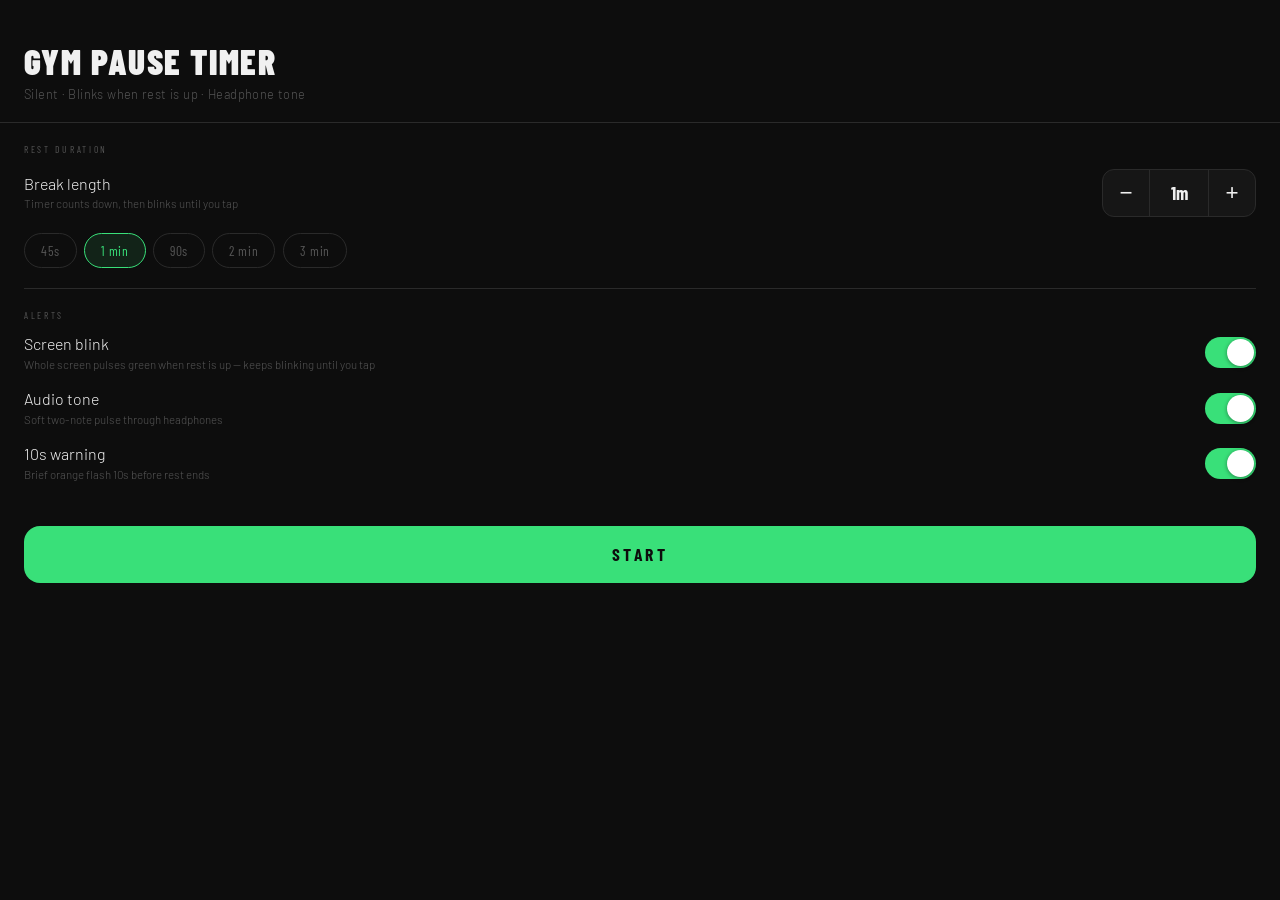
<file: index.html>
<!DOCTYPE html>
<html lang="en">
<head>
  <meta charset="UTF-8">
  <meta name="viewport" content="width=device-width, initial-scale=1.0, user-scalable=no">
  <meta name="apple-mobile-web-app-capable" content="yes">
  <meta name="apple-mobile-web-app-status-bar-style" content="black">
  <meta name="theme-color" content="#0d0d0d">
  <title>Gym Pause Timer</title>
  <link href="https://fonts.googleapis.com/css2?family=Barlow+Condensed:wght@300;400;700;900&family=Barlow:wght@300;400&display=swap" rel="stylesheet">
  <link rel="stylesheet" href="style.css">
</head>
<body>

<!-- BLINK OVERLAY — pulses green when rest is done -->
<div id="blink-overlay"></div>

<!-- ── SETTINGS ── -->
<div class="screen" id="settings-screen">

  <div class="settings-header">
    <div class="settings-title">Gym Pause Timer</div>
    <div class="settings-sub">Silent · Blinks when rest is up · Headphone tone</div>
  </div>

  <div class="settings-body">

    <!-- REST DURATION -->
    <div class="setting-group">
      <div class="setting-label">Rest Duration</div>
      <div class="setting-row">
        <div>
          <div class="setting-name">Break length</div>
          <div class="setting-hint">Timer counts down, then blinks until you tap</div>
        </div>
        <div class="stepper">
          <button class="stepper-btn" onclick="adjustRest(-15)">−</button>
          <div class="stepper-val" id="rest-display">60s</div>
          <button class="stepper-btn" onclick="adjustRest(+15)">+</button>
        </div>
      </div>
      <div class="presets-row" id="rest-presets">
        <button class="preset-pill" onclick="setRest(45)">45s</button>
        <button class="preset-pill active" onclick="setRest(60)">1 min</button>
        <button class="preset-pill" onclick="setRest(90)">90s</button>
        <button class="preset-pill" onclick="setRest(120)">2 min</button>
        <button class="preset-pill" onclick="setRest(180)">3 min</button>
      </div>
    </div>

    <!-- ALERTS -->
    <div class="setting-group">
      <div class="setting-label">Alerts</div>

      <div class="setting-row setting-row-spaced">
        <div>
          <div class="setting-name">Screen blink</div>
          <div class="setting-hint">Whole screen pulses green when rest is up — keeps blinking until you tap</div>
        </div>
        <div class="toggle-wrap">
          <input type="checkbox" id="toggle-blink" class="toggle-input" checked onchange="saveSettings()">
          <div class="toggle-track" onclick="document.getElementById('toggle-blink').click()"></div>
          <div class="toggle-thumb"></div>
        </div>
      </div>

      <div class="setting-row setting-row-spaced">
        <div>
          <div class="setting-name">Audio tone</div>
          <div class="setting-hint">Soft two-note pulse through headphones</div>
        </div>
        <div class="toggle-wrap">
          <input type="checkbox" id="toggle-audio" class="toggle-input" checked onchange="saveSettings()">
          <div class="toggle-track" onclick="document.getElementById('toggle-audio').click()"></div>
          <div class="toggle-thumb"></div>
        </div>
      </div>

      <div class="setting-row">
        <div>
          <div class="setting-name">10s warning</div>
          <div class="setting-hint">Brief orange flash 10s before rest ends</div>
        </div>
        <div class="toggle-wrap">
          <input type="checkbox" id="toggle-warning" class="toggle-input" checked onchange="saveSettings()">
          <div class="toggle-track" onclick="document.getElementById('toggle-warning').click()"></div>
          <div class="toggle-thumb"></div>
        </div>
      </div>
    </div>

  </div>

  <div class="start-btn-wrap">
    <button class="start-btn" onclick="startSession()">START</button>
  </div>

</div>

<!-- ── TIMER ── -->
<div class="screen hidden" id="timer-screen">

  <!-- Set dots -->
  <div class="set-counter">
    <div class="sets-display" id="sets-dots"></div>
  </div>

  <!-- Tap area: ring + digits -->
  <div class="tap-zone" id="tap-zone" onclick="handleTap()">
    <div class="ring-wrap">
      <svg class="ring-svg" viewBox="0 0 200 200">
        <circle class="ring-bg"   cx="100" cy="100" r="90"/>
        <circle class="ring-fill" cx="100" cy="100" r="90"
          id="ring-fill"
          stroke-dasharray="565.5"
          stroke-dashoffset="565.5"/>
      </svg>
    </div>
    <div class="timer-content">
      <div class="timer-phase" id="timer-phase">START</div>
      <div class="timer-digits" id="timer-digits">&#9654;</div>
      <div class="timer-sub" id="timer-sub"></div>
    </div>
  </div>

  <!-- Controls (outside tap zone) -->
  <div class="timer-bottom">
    <div class="timer-hint" id="timer-hint">Tap to start resting</div>
    <div class="bottom-controls">
      <button class="ctrl-btn" onclick="goSettings()">⚙ Settings</button>
      <button class="ctrl-btn danger" onclick="resetAll()">↺ Reset</button>
    </div>
  </div>

</div>

<script src="js/state.js"></script>
<script src="js/audio.js"></script>
<script src="js/ui.js"></script>
<script src="js/timer.js"></script>
<script src="js/main.js"></script>
</body>
</html>
</file>
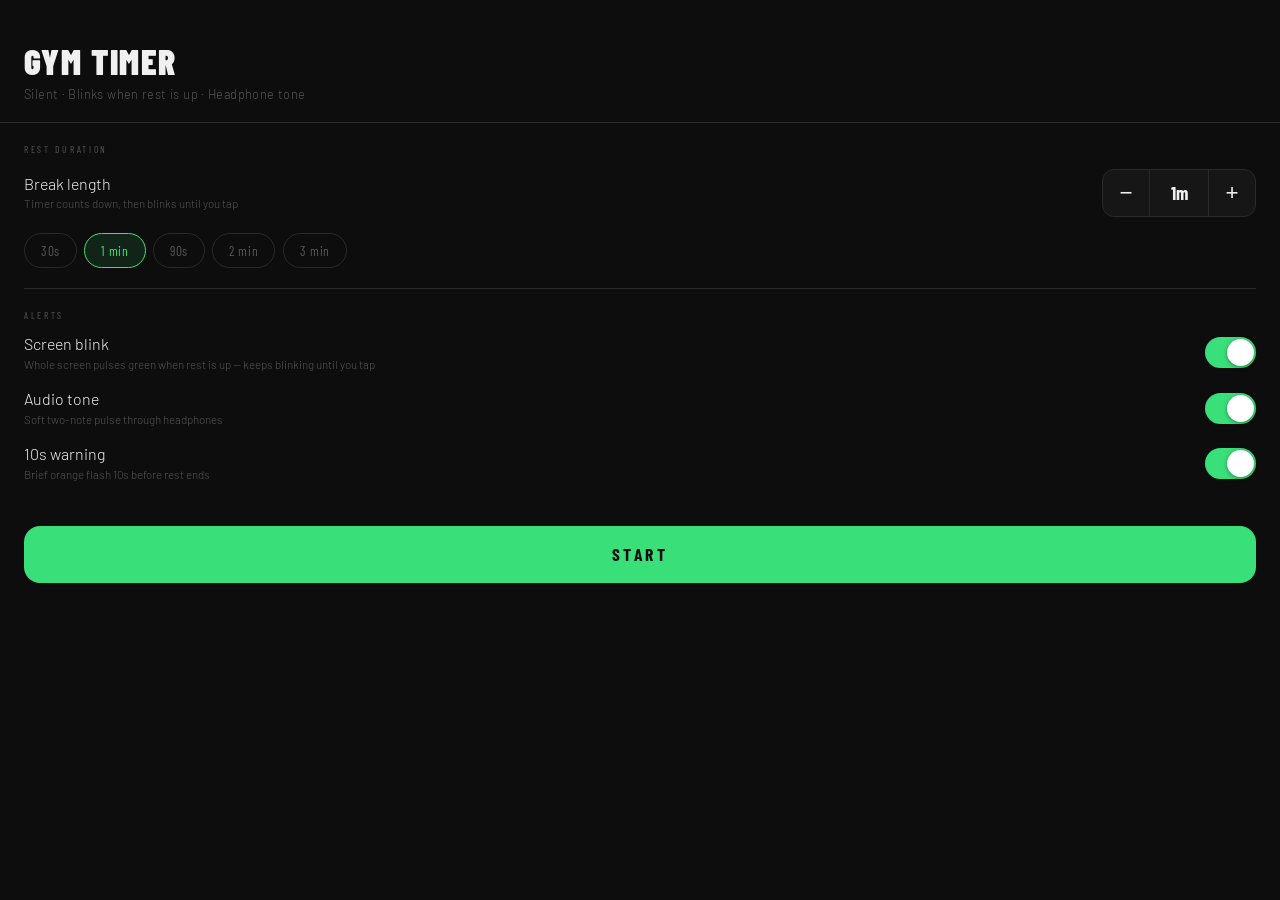
<file: gym-timer.html>
<!DOCTYPE html>
<html lang="en">
<head>
<meta charset="UTF-8">
<meta name="viewport" content="width=device-width, initial-scale=1.0, user-scalable=no">
<meta name="apple-mobile-web-app-capable" content="yes">
<meta name="apple-mobile-web-app-status-bar-style" content="black">
<meta name="theme-color" content="#0d0d0d">
<title>Gym Timer</title>
<link href="https://fonts.googleapis.com/css2?family=Barlow+Condensed:wght@300;400;700;900&family=Barlow:wght@300;400&display=swap" rel="stylesheet">
<style>
*, *::before, *::after {
  box-sizing: border-box; margin: 0; padding: 0;
  -webkit-tap-highlight-color: transparent;
}

:root {
  --bg: #0d0d0d;
  --surface: #161616;
  --border: #2a2a2a;
  --text: #f0f0f0;
  --muted: #555;
  --dim: #2a2a2a;
  --green: #39e079;
  --green-dim: rgba(57,224,121,0.1);
  --orange: #ff9500;
  --red: #ff3b30;
}

html, body {
  height: 100%; width: 100%;
  overflow: hidden;
  background: var(--bg);
  color: var(--text);
  font-family: 'Barlow', sans-serif;
  font-weight: 300;
  touch-action: manipulation;
}

/* ── SCREENS ── */
.screen {
  position: fixed;
  inset: 0;
  display: flex;
  flex-direction: column;
  overflow: hidden;
  transition: opacity 0.25s, transform 0.25s;
}

.screen.hidden {
  opacity: 0;
  pointer-events: none;
  transform: translateY(16px);
}

/* ── BLINK OVERLAY ──
   This is the main alert: the whole screen pulses green
   when rest time is up, until user taps.
*/
#blink-overlay {
  position: fixed;
  inset: 0;
  background: var(--green);
  opacity: 0;
  pointer-events: none;
  z-index: 500;
  display: none;
}

#blink-overlay.active {
  display: block;
  animation: screenBlink 1s ease-in-out infinite;
}

@keyframes screenBlink {
  0%, 100% { opacity: 0;    }
  50%       { opacity: 0.35; }
}

/* ── SETTINGS SCREEN ── */
#settings-screen {
  background: var(--bg);
  overflow-y: auto;
  -webkit-overflow-scrolling: touch;
}

.settings-header {
  padding: max(env(safe-area-inset-top,0px), 2.5rem) 1.5rem 1.25rem;
  border-bottom: 1px solid var(--border);
}

.settings-title {
  font-family: 'Barlow Condensed', sans-serif;
  font-size: 2.2rem;
  font-weight: 900;
  letter-spacing: 0.04em;
  text-transform: uppercase;
  color: var(--text);
}

.settings-sub {
  font-size: 0.8rem;
  color: var(--muted);
  margin-top: 0.25rem;
  letter-spacing: 0.03em;
}

.settings-body {
  padding: 0 1.5rem;
  display: flex;
  flex-direction: column;
}

.setting-group {
  border-bottom: 1px solid var(--border);
  padding: 1.25rem 0;
}

.setting-group:last-of-type { border-bottom: none; }

.setting-label {
  font-family: 'Barlow Condensed', sans-serif;
  font-size: 0.6rem;
  font-weight: 400;
  letter-spacing: 0.28em;
  text-transform: uppercase;
  color: var(--muted);
  margin-bottom: 0.85rem;
}

.setting-row {
  display: flex;
  align-items: center;
  justify-content: space-between;
  gap: 1rem;
}

.setting-name {
  font-size: 1rem;
  font-weight: 300;
  color: var(--text);
}

.setting-hint {
  font-size: 0.72rem;
  color: var(--muted);
  margin-top: 0.15rem;
  line-height: 1.4;
}

/* Presets row */
.presets-row {
  display: flex;
  gap: 0.45rem;
  flex-wrap: wrap;
  margin-top: 1rem;
}

.preset-pill {
  padding: 0.5rem 1rem;
  border: 1px solid var(--border);
  border-radius: 99px;
  font-family: 'Barlow Condensed', sans-serif;
  font-size: 0.85rem;
  font-weight: 400;
  letter-spacing: 0.05em;
  color: var(--muted);
  cursor: pointer;
  background: none;
  transition: all 0.15s;
}

.preset-pill.active,
.preset-pill:active {
  background: var(--green-dim);
  border-color: var(--green);
  color: var(--green);
}

/* Stepper */
.stepper {
  display: flex;
  align-items: center;
  background: var(--surface);
  border: 1px solid var(--border);
  border-radius: 12px;
  overflow: hidden;
  flex-shrink: 0;
}

.stepper-btn {
  width: 46px; height: 46px;
  background: none;
  border: none;
  color: var(--text);
  font-size: 1.4rem;
  cursor: pointer;
  display: flex; align-items: center; justify-content: center;
  transition: background 0.12s;
}
.stepper-btn:active { background: var(--border); }

.stepper-val {
  min-width: 60px;
  text-align: center;
  font-family: 'Barlow Condensed', sans-serif;
  font-size: 1.15rem;
  font-weight: 700;
  color: var(--text);
  border-left: 1px solid var(--border);
  border-right: 1px solid var(--border);
  height: 46px;
  display: flex; align-items: center; justify-content: center;
}

/* Toggle */
.toggle-wrap { position: relative; width: 51px; height: 31px; flex-shrink: 0; }
.toggle-input { display: none; }
.toggle-track {
  position: absolute; inset: 0;
  border-radius: 31px;
  background: var(--border);
  cursor: pointer;
  transition: background 0.2s;
}
.toggle-input:checked + .toggle-track { background: var(--green); }
.toggle-thumb {
  position: absolute;
  top: 2px; left: 2px;
  width: 27px; height: 27px;
  border-radius: 50%;
  background: white;
  box-shadow: 0 1px 4px rgba(0,0,0,0.4);
  transition: transform 0.2s;
  pointer-events: none;
}
.toggle-input:checked ~ .toggle-thumb { transform: translateX(20px); }

/* Start button */
.start-btn {
  margin: 1.5rem 0 max(env(safe-area-inset-bottom,0px), 2rem);
  width: 100%;
  padding: 1.1rem;
  background: var(--green);
  border: none;
  border-radius: 16px;
  font-family: 'Barlow Condensed', sans-serif;
  font-size: 1.1rem;
  font-weight: 700;
  letter-spacing: 0.2em;
  text-transform: uppercase;
  color: #0d0d0d;
  cursor: pointer;
  transition: all 0.15s;
}
.start-btn:active { transform: scale(0.98); }

/* ── TIMER SCREEN ── */
#timer-screen {
  background: var(--bg);
}

/* Three rows: dots / tap-area / controls */
.set-counter {
  flex-shrink: 0;
  padding: max(env(safe-area-inset-top,0px), 0.85rem) 1rem 0.6rem;
  text-align: center;
}

.sets-display {
  display: inline-flex;
  gap: 7px;
  align-items: center;
  min-height: 18px;
}

.set-dot {
  width: 8px; height: 8px;
  border-radius: 50%;
  border: 1.5px solid var(--muted);
  transition: all 0.3s;
}
.set-dot.done   { background: var(--green); border-color: var(--green); }
.set-dot.current { border-color: var(--text); }

/* Tap zone — fills remaining space */
.tap-zone {
  flex: 1;
  display: flex;
  flex-direction: column;
  align-items: center;
  justify-content: center;
  cursor: pointer;
  position: relative;
  min-height: 0;
  -webkit-tap-highlight-color: transparent;
  user-select: none;
}

/* Ring */
.ring-wrap {
  position: absolute;
  inset: 12px;
  display: flex;
  align-items: center;
  justify-content: center;
  pointer-events: none;
}

.ring-svg {
  width: min(62vw, 48vh);
  height: min(62vw, 48vh);
  transform: rotate(-90deg);
}

.ring-bg   { fill: none; stroke: var(--dim); stroke-width: 4; }
.ring-fill {
  fill: none;
  stroke: var(--green);
  stroke-width: 4;
  stroke-linecap: round;
  transition: stroke-dashoffset 0.9s linear, stroke 0.4s;
}

/* Digits sit on top */
.timer-content {
  position: relative;
  z-index: 1;
  display: flex;
  flex-direction: column;
  align-items: center;
  gap: 0.3rem;
  pointer-events: none;
}

.timer-phase {
  font-family: 'Barlow Condensed', sans-serif;
  font-size: 0.72rem;
  font-weight: 400;
  letter-spacing: 0.32em;
  text-transform: uppercase;
  color: var(--muted);
  transition: color 0.3s;
}

.timer-digits {
  font-family: 'Barlow Condensed', sans-serif;
  font-size: clamp(4rem, 22vw, 7rem);
  font-weight: 900;
  line-height: 1;
  letter-spacing: -0.02em;
  color: var(--text);
  transition: color 0.3s;
  font-variant-numeric: tabular-nums;
}

/* Play icon state */
#timer-screen.phase-idle .timer-digits {
  font-size: clamp(2.5rem, 14vw, 5rem);
  color: var(--green);
  opacity: 0.85;
}

.timer-sub {
  font-family: 'Barlow Condensed', sans-serif;
  font-size: 0.72rem;
  letter-spacing: 0.18em;
  color: var(--muted);
  text-transform: uppercase;
  min-height: 1rem;
}

/* Bottom controls */
.timer-bottom {
  flex-shrink: 0;
  padding: 0.6rem 1rem max(env(safe-area-inset-bottom,0px), 1rem);
  display: flex;
  flex-direction: column;
  gap: 0.4rem;
  border-top: 1px solid var(--border);
  background: var(--bg);
}

.timer-hint {
  text-align: center;
  font-size: 0.68rem;
  color: var(--muted);
  letter-spacing: 0.08em;
}

.bottom-controls {
  display: flex;
  gap: 0.6rem;
}

.ctrl-btn {
  flex: 1;
  padding: 0.7rem;
  background: var(--surface);
  border: 1px solid var(--border);
  border-radius: 12px;
  font-family: 'Barlow Condensed', sans-serif;
  font-size: 0.72rem;
  font-weight: 400;
  letter-spacing: 0.12em;
  text-transform: uppercase;
  cursor: pointer;
  color: var(--muted);
  transition: all 0.15s;
}
.ctrl-btn:active { background: #222; }
.ctrl-btn.danger { color: var(--red); border-color: rgba(255,59,48,0.2); }

/* Color states */
.phase-rest   .timer-digits { color: var(--orange); }
.phase-rest   .ring-fill    { stroke: var(--orange); }
.phase-rest   .timer-phase  { color: var(--orange); }

.phase-alert  .timer-digits { color: var(--green); }
.phase-alert  .ring-fill    { stroke: var(--green); }
.phase-alert  .timer-phase  { color: var(--green); }

/* Urgent pulse on last 5s */
@keyframes urgentPulse {
  0%,100% { opacity: 1; }
  50%      { opacity: 0.3; }
}
.urgent { animation: urgentPulse 0.75s ease-in-out infinite; }
</style>
</head>
<body>

<!-- BLINK OVERLAY — pulses green when rest done -->
<div id="blink-overlay"></div>

<!-- ── SETTINGS ── -->
<div class="screen" id="settings-screen">

  <div class="settings-header">
    <div class="settings-title">Gym Timer</div>
    <div class="settings-sub">Silent · Blinks when rest is up · Headphone tone</div>
  </div>

  <div class="settings-body">

    <!-- REST -->
    <div class="setting-group">
      <div class="setting-label">Rest Duration</div>
      <div class="setting-row">
        <div>
          <div class="setting-name">Break length</div>
          <div class="setting-hint">Timer counts down, then blinks until you tap</div>
        </div>
        <div class="stepper">
          <button class="stepper-btn" onclick="adjustRest(-15)">−</button>
          <div class="stepper-val" id="rest-display">60s</div>
          <button class="stepper-btn" onclick="adjustRest(+15)">+</button>
        </div>
      </div>
      <div class="presets-row" id="rest-presets">
        <button class="preset-pill" onclick="setRest(30)">30s</button>
        <button class="preset-pill active" onclick="setRest(60)">1 min</button>
        <button class="preset-pill" onclick="setRest(90)">90s</button>
        <button class="preset-pill" onclick="setRest(120)">2 min</button>
        <button class="preset-pill" onclick="setRest(180)">3 min</button>
      </div>
    </div>

    <!-- ALERTS -->
    <div class="setting-group">
      <div class="setting-label">Alerts</div>

      <div class="setting-row" style="margin-bottom:1.1rem">
        <div>
          <div class="setting-name">Screen blink</div>
          <div class="setting-hint">Whole screen pulses green when rest is up — keeps blinking until you tap</div>
        </div>
        <div class="toggle-wrap">
          <input type="checkbox" id="toggle-blink" class="toggle-input" checked>
          <div class="toggle-track" onclick="document.getElementById('toggle-blink').click()"></div>
          <div class="toggle-thumb"></div>
        </div>
      </div>

      <div class="setting-row" style="margin-bottom:1.1rem">
        <div>
          <div class="setting-name">Audio tone</div>
          <div class="setting-hint">Soft two-note pulse through headphones</div>
        </div>
        <div class="toggle-wrap">
          <input type="checkbox" id="toggle-audio" class="toggle-input" checked>
          <div class="toggle-track" onclick="document.getElementById('toggle-audio').click()"></div>
          <div class="toggle-thumb"></div>
        </div>
      </div>

      <div class="setting-row">
        <div>
          <div class="setting-name">10s warning</div>
          <div class="setting-hint">Brief orange flash 10s before rest ends</div>
        </div>
        <div class="toggle-wrap">
          <input type="checkbox" id="toggle-warning" class="toggle-input" checked>
          <div class="toggle-track" onclick="document.getElementById('toggle-warning').click()"></div>
          <div class="toggle-thumb"></div>
        </div>
      </div>
    </div>

  </div>

  <div style="padding: 0 1.5rem">
    <button class="start-btn" onclick="startSession()">START</button>
  </div>
</div>

<!-- ── TIMER ── -->
<div class="screen hidden" id="timer-screen">

  <!-- Set dots -->
  <div class="set-counter">
    <div class="sets-display" id="sets-dots"></div>
  </div>

  <!-- Tap area: ring + digits -->
  <div class="tap-zone" id="tap-zone" onclick="handleTap()">
    <div class="ring-wrap">
      <svg class="ring-svg" viewBox="0 0 200 200">
        <circle class="ring-bg"   cx="100" cy="100" r="90"/>
        <circle class="ring-fill" cx="100" cy="100" r="90"
          id="ring-fill"
          stroke-dasharray="565.5"
          stroke-dashoffset="565.5"/>
      </svg>
    </div>
    <div class="timer-content">
      <div class="timer-phase" id="timer-phase">START</div>
      <div class="timer-digits" id="timer-digits">&#9654;</div>
      <div class="timer-sub" id="timer-sub"></div>
    </div>
  </div>

  <!-- Controls (outside tap zone) -->
  <div class="timer-bottom">
    <div class="timer-hint" id="timer-hint">Tap to start resting</div>
    <div class="bottom-controls">
      <button class="ctrl-btn" onclick="goSettings()">⚙ Settings</button>
      <button class="ctrl-btn danger" onclick="resetAll()">↺ Reset</button>
    </div>
  </div>

</div>

<script>
// ── STATE ────────────────────────────────────────────────────────────────
let restDuration = 60; // seconds

let phase      = 'idle';   // idle | rest | alert
let timeLeft   = 0;
let totalTime  = 0;
let setsDone   = 0;
let ticker     = null;
let warnFired  = false;
let blinkInterval = null;
let audioCtx   = null;

// ── AUDIO ────────────────────────────────────────────────────────────────
function ctx() {
  if (!audioCtx) audioCtx = new (window.AudioContext || window.webkitAudioContext)();
  return audioCtx;
}

function playTone(type) {
  if (!document.getElementById('toggle-audio').checked) return;
  try {
    const c = ctx();
    if (c.state === 'suspended') c.resume();

    const freqs = type === 'go'      ? [440, 660]
                : type === 'warning' ? [330]
                : [660, 550, 440]; // done

    freqs.forEach((freq, i) => {
      const osc  = c.createOscillator();
      const gain = c.createGain();
      osc.connect(gain); gain.connect(c.destination);
      osc.type = 'sine';
      osc.frequency.value = freq;
      const t = c.currentTime + i * 0.22;
      gain.gain.setValueAtTime(0, t);
      gain.gain.linearRampToValueAtTime(0.15, t + 0.03);
      gain.gain.exponentialRampToValueAtTime(0.001, t + 0.4);
      osc.start(t); osc.stop(t + 0.45);
    });
  } catch(e) {}
}

// ── BLINK ────────────────────────────────────────────────────────────────
function startBlink() {
  if (!document.getElementById('toggle-blink').checked) return;
  const el = document.getElementById('blink-overlay');
  el.classList.add('active');
}

function stopBlink() {
  const el = document.getElementById('blink-overlay');
  el.classList.remove('active');
}

// Single flash (for warning)
function flashOnce(color) {
  const el = document.getElementById('blink-overlay');
  const prev = el.style.background;
  el.style.background = color || '#ffffff';
  el.style.animation = 'none';
  el.style.display = 'block';
  el.style.opacity = '0.3';
  setTimeout(() => {
    el.style.opacity = '0';
    setTimeout(() => {
      el.style.display = '';
      el.style.animation = '';
      el.style.background = '';
    }, 300);
  }, 200);
}

// ── SETTINGS ─────────────────────────────────────────────────────────────
function adjustRest(delta) {
  restDuration = Math.max(15, Math.min(600, restDuration + delta));
  updateRestUI();
}

function setRest(s) {
  restDuration = s;
  updateRestUI();
}

function updateRestUI() {
  document.getElementById('rest-display').textContent = fmtSec(restDuration);
  const vals = { 30:true, 60:true, 90:true, 120:true, 180:true };
  document.querySelectorAll('#rest-presets .preset-pill').forEach(p => {
    const v = parseInt(p.textContent) || (p.textContent.includes('min') ? parseInt(p.textContent)*60 : 0);
    // map text to seconds
    const map = {'30s':30,'1 min':60,'90s':90,'2 min':120,'3 min':180};
    p.classList.toggle('active', map[p.textContent.trim()] === restDuration);
  });
}

// ── SESSION ───────────────────────────────────────────────────────────────
function startSession() {
  try { ctx(); } catch(e) {}
  setsDone = 0;
  phase = 'idle';
  stopBlink();
  clearInterval(ticker);

  document.getElementById('settings-screen').classList.add('hidden');
  document.getElementById('timer-screen').classList.remove('hidden');
  document.getElementById('timer-screen').className = 'screen';

  renderDots();
  showIdle();
}

function handleTap() {
  // Unlock audio on first tap
  try { const c = ctx(); if (c.state === 'suspended') c.resume(); } catch(e) {}

  if (phase === 'idle') {
    // Start rest timer
    startRest();
  } else if (phase === 'rest') {
    // Skip rest — go straight to alert/idle
    endRest();
  } else if (phase === 'alert') {
    // Acknowledge — mark set done, go straight back to ready
    stopBlink();
    setsDone++;
    phase = 'idle';
    renderDots();
    // Reset to ready state immediately, no "DONE" screen
    clearInterval(ticker);
    document.getElementById('timer-screen').className = 'screen phase-idle';
    document.getElementById('timer-phase').textContent = 'START';
    document.getElementById('timer-digits').innerHTML = '&#9654;';
    document.getElementById('timer-sub').textContent = '';
    document.getElementById('timer-hint').textContent = 'Tap to start rest timer';
    document.getElementById('timer-digits').classList.remove('urgent');
    setRingPct(0);
  }
}

function startRest() {
  clearInterval(ticker);
  phase     = 'rest';
  timeLeft  = restDuration;
  totalTime = restDuration;
  warnFired = false;

  document.getElementById('timer-screen').className = 'screen phase-rest';
  document.getElementById('timer-phase').textContent = 'REST';
  document.getElementById('timer-hint').textContent  = 'Tap to skip rest';
  document.getElementById('timer-digits').classList.remove('urgent');

  const startAt = Date.now();
  const startLeft = timeLeft;

  ticker = setInterval(() => {
    const elapsed = (Date.now() - startAt) / 1000;
    timeLeft = Math.max(0, startLeft - elapsed);

    // 10s warning
    if (timeLeft <= 10 && !warnFired) {
      warnFired = true;
      if (document.getElementById('toggle-warning').checked) {
        flashOnce('#ff9500');
        playTone('warning');
      }
    }

    // Urgent pulse last 5s
    document.getElementById('timer-digits').classList.toggle('urgent', timeLeft <= 5);

    updateRingAndDigits();

    if (timeLeft <= 0) {
      clearInterval(ticker);
      endRest();
    }
  }, 80);
}

function endRest() {
  clearInterval(ticker);
  phase = 'alert';
  timeLeft = 0;

  document.getElementById('timer-screen').className = 'screen phase-alert';
  document.getElementById('timer-digits').classList.remove('urgent');
  document.getElementById('timer-phase').textContent = 'GO';
  document.getElementById('timer-digits').textContent = 'GO';
  document.getElementById('timer-sub').textContent    = 'Tap to confirm';
  document.getElementById('timer-hint').textContent   = 'Tap when you start your set';
  setRingPct(0); // empty ring

  // Alerts
  startBlink();
  playTone('go');
}

function showIdle() {
  clearInterval(ticker);
  stopBlink();
  document.getElementById('timer-screen').className = 'screen phase-idle';
  document.getElementById('timer-phase').textContent = 'START';
  document.getElementById('timer-digits').innerHTML = '&#9654;';
  document.getElementById('timer-sub').textContent = '';
  document.getElementById('timer-hint').textContent = 'Tap to start rest timer';
  document.getElementById('timer-digits').classList.remove('urgent');
  setRingPct(0);
}

function updateRingAndDigits() {
  const pct = totalTime > 0 ? timeLeft / totalTime : 0;
  setRingPct(pct);
  document.getElementById('timer-digits').textContent = fmt(timeLeft);
  document.getElementById('timer-sub').textContent = `of ${fmtSec(restDuration)}`;
}

function setRingPct(pct) {
  const circ = 565.5;
  // ring fills as time decreases (starts full, drains to empty)
  document.getElementById('ring-fill').style.strokeDashoffset =
    circ * (1 - Math.max(0, Math.min(1, pct)));
}

// Set dots — just counts, no cap
function renderDots() {
  const el = document.getElementById('sets-dots');
  if (setsDone === 0) { el.innerHTML = ''; return; }
  const max = Math.min(setsDone, 12);
  let html = '';
  for (let i = 0; i < max; i++) html += '<div class="set-dot done"></div>';
  if (setsDone > 12) html += `<span style="font-family:'Barlow Condensed',sans-serif;font-size:0.7rem;letter-spacing:0.1em;color:var(--muted);margin-left:4px">+${setsDone-12}</span>`;
  el.innerHTML = html;
}

function goSettings() {
  clearInterval(ticker);
  stopBlink();
  phase = 'idle';
  document.getElementById('timer-screen').classList.add('hidden');
  document.getElementById('settings-screen').classList.remove('hidden');
}

function resetAll() {
  clearInterval(ticker);
  stopBlink();
  setsDone = 0;
  phase = 'idle';
  renderDots();
  showIdle();
}

// ── FORMAT ────────────────────────────────────────────────────────────────
function fmt(secs) {
  const s = Math.ceil(secs);
  const m = Math.floor(s / 60);
  const r = s % 60;
  return m > 0 ? `${m}:${r.toString().padStart(2,'0')}` : `${s}`;
}

function fmtSec(s) {
  if (s < 60) return s + 's';
  const m = Math.floor(s/60), r = s%60;
  return r ? `${m}m ${r}s` : `${m}m`;
}

// ── INIT ──────────────────────────────────────────────────────────────────
updateRestUI();

// Wake lock — keep screen on
(async () => {
  try {
    if ('wakeLock' in navigator) {
      let wl = await navigator.wakeLock.request('screen');
      document.addEventListener('visibilitychange', async () => {
        if (document.visibilityState === 'visible') wl = await navigator.wakeLock.request('screen');
      });
    }
  } catch(e) {}
})();
</script>
</body>
</html>
</file>
<file: style.css>
*, *::before, *::after {
  box-sizing: border-box; margin: 0; padding: 0;
  -webkit-tap-highlight-color: transparent;
}

:root {
  --bg: #0d0d0d;
  --surface: #161616;
  --border: #2a2a2a;
  --text: #f0f0f0;
  --muted: #555;
  --dim: #2a2a2a;
  --green: #39e079;
  --green-dim: rgba(57,224,121,0.1);
  --orange: #ff9500;
  --red: #ff3b30;
}

html, body {
  height: 100%; width: 100%;
  overflow: hidden;
  background: var(--bg);
  color: var(--text);
  font-family: 'Barlow', sans-serif;
  font-weight: 300;
  touch-action: manipulation;
}

/* ── SCREENS ── */
.screen {
  position: fixed;
  inset: 0;
  display: flex;
  flex-direction: column;
  overflow: hidden;
  transition: opacity 0.25s, transform 0.25s;
}

.screen.hidden {
  opacity: 0;
  pointer-events: none;
  transform: translateY(16px);
}

/* ── BLINK OVERLAY ──
   The whole screen pulses green when rest time is up, until user taps.
*/
#blink-overlay {
  position: fixed;
  inset: 0;
  background: var(--green);
  opacity: 0;
  pointer-events: none;
  z-index: 500;
  display: none;
}

#blink-overlay.active {
  display: block;
  animation: screenBlink 1s ease-in-out infinite;
}

@keyframes screenBlink {
  0%, 100% { opacity: 0;    }
  50%       { opacity: 0.35; }
}

/* ── SETTINGS SCREEN ── */
#settings-screen {
  background: var(--bg);
  overflow-y: auto;
  -webkit-overflow-scrolling: touch;
}

.settings-header {
  padding: max(env(safe-area-inset-top,0px), 2.5rem) 1.5rem 1.25rem;
  border-bottom: 1px solid var(--border);
}

.settings-title {
  font-family: 'Barlow Condensed', sans-serif;
  font-size: 2.2rem;
  font-weight: 900;
  letter-spacing: 0.04em;
  text-transform: uppercase;
  color: var(--text);
}

.settings-sub {
  font-size: 0.8rem;
  color: var(--muted);
  margin-top: 0.25rem;
  letter-spacing: 0.03em;
}

.settings-body {
  padding: 0 1.5rem;
  display: flex;
  flex-direction: column;
}

.setting-group {
  border-bottom: 1px solid var(--border);
  padding: 1.25rem 0;
}

.setting-group:last-of-type { border-bottom: none; }

.setting-label {
  font-family: 'Barlow Condensed', sans-serif;
  font-size: 0.6rem;
  font-weight: 400;
  letter-spacing: 0.28em;
  text-transform: uppercase;
  color: var(--muted);
  margin-bottom: 0.85rem;
}

.setting-row {
  display: flex;
  align-items: center;
  justify-content: space-between;
  gap: 1rem;
}

.setting-row-spaced {
  margin-bottom: 1.1rem;
}

.setting-name {
  font-size: 1rem;
  font-weight: 300;
  color: var(--text);
}

.setting-hint {
  font-size: 0.72rem;
  color: var(--muted);
  margin-top: 0.15rem;
  line-height: 1.4;
}

/* Presets row */
.presets-row {
  display: flex;
  gap: 0.45rem;
  flex-wrap: wrap;
  margin-top: 1rem;
}

.preset-pill {
  padding: 0.5rem 1rem;
  border: 1px solid var(--border);
  border-radius: 99px;
  font-family: 'Barlow Condensed', sans-serif;
  font-size: 0.85rem;
  font-weight: 400;
  letter-spacing: 0.05em;
  color: var(--muted);
  cursor: pointer;
  background: none;
  transition: all 0.15s;
}

.preset-pill.active,
.preset-pill:active {
  background: var(--green-dim);
  border-color: var(--green);
  color: var(--green);
}

/* Stepper */
.stepper {
  display: flex;
  align-items: center;
  background: var(--surface);
  border: 1px solid var(--border);
  border-radius: 12px;
  overflow: hidden;
  flex-shrink: 0;
}

.stepper-btn {
  width: 46px; height: 46px;
  background: none;
  border: none;
  color: var(--text);
  font-size: 1.4rem;
  cursor: pointer;
  display: flex; align-items: center; justify-content: center;
  transition: background 0.12s;
}
.stepper-btn:active { background: var(--border); }

.stepper-val {
  min-width: 60px;
  text-align: center;
  font-family: 'Barlow Condensed', sans-serif;
  font-size: 1.15rem;
  font-weight: 700;
  color: var(--text);
  border-left: 1px solid var(--border);
  border-right: 1px solid var(--border);
  height: 46px;
  display: flex; align-items: center; justify-content: center;
}

/* Toggle */
.toggle-wrap { position: relative; width: 51px; height: 31px; flex-shrink: 0; }
.toggle-input { display: none; }
.toggle-track {
  position: absolute; inset: 0;
  border-radius: 31px;
  background: var(--border);
  cursor: pointer;
  transition: background 0.2s;
}
.toggle-input:checked + .toggle-track { background: var(--green); }
.toggle-thumb {
  position: absolute;
  top: 2px; left: 2px;
  width: 27px; height: 27px;
  border-radius: 50%;
  background: white;
  box-shadow: 0 1px 4px rgba(0,0,0,0.4);
  transition: transform 0.2s;
  pointer-events: none;
}
.toggle-input:checked ~ .toggle-thumb { transform: translateX(20px); }

/* Start button */
.start-btn-wrap {
  padding: 0 1.5rem;
}

.start-btn {
  margin: 1.5rem 0 max(env(safe-area-inset-bottom,0px), 2rem);
  width: 100%;
  padding: 1.1rem;
  background: var(--green);
  border: none;
  border-radius: 16px;
  font-family: 'Barlow Condensed', sans-serif;
  font-size: 1.1rem;
  font-weight: 700;
  letter-spacing: 0.2em;
  text-transform: uppercase;
  color: #0d0d0d;
  cursor: pointer;
  transition: all 0.15s;
}
.start-btn:active { transform: scale(0.98); }

/* ── TIMER SCREEN ── */
#timer-screen {
  background: var(--bg);
}

/* Three rows: dots / tap-area / controls */
.set-counter {
  flex-shrink: 0;
  padding: max(env(safe-area-inset-top,0px), 0.85rem) 1rem 0.6rem;
  text-align: center;
}

.sets-display {
  display: inline-flex;
  gap: 7px;
  align-items: center;
  min-height: 18px;
}

.set-dot {
  width: 8px; height: 8px;
  border-radius: 50%;
  border: 1.5px solid var(--muted);
  transition: all 0.3s;
}
.set-dot.done    { background: var(--green); border-color: var(--green); }
.set-dot.current { border-color: var(--text); }

.overflow-count {
  font-family: 'Barlow Condensed', sans-serif;
  font-size: 0.7rem;
  letter-spacing: 0.1em;
  color: var(--muted);
  margin-left: 4px;
}

/* Tap zone — fills remaining space */
.tap-zone {
  flex: 1;
  display: flex;
  flex-direction: column;
  align-items: center;
  justify-content: center;
  cursor: pointer;
  position: relative;
  min-height: 0;
  -webkit-tap-highlight-color: transparent;
  user-select: none;
}

/* Ring */
.ring-wrap {
  position: absolute;
  inset: 12px;
  display: flex;
  align-items: center;
  justify-content: center;
  pointer-events: none;
}

.ring-svg {
  width: min(62vw, 48vh);
  height: min(62vw, 48vh);
  transform: rotate(-90deg);
}

.ring-bg   { fill: none; stroke: var(--dim); stroke-width: 4; }
.ring-fill {
  fill: none;
  stroke: var(--green);
  stroke-width: 4;
  stroke-linecap: round;
  transition: stroke-dashoffset 0.9s linear, stroke 0.4s;
}

/* Digits sit on top */
.timer-content {
  position: relative;
  z-index: 1;
  display: flex;
  flex-direction: column;
  align-items: center;
  gap: 0.3rem;
  pointer-events: none;
}

.timer-phase {
  font-family: 'Barlow Condensed', sans-serif;
  font-size: 0.72rem;
  font-weight: 400;
  letter-spacing: 0.32em;
  text-transform: uppercase;
  color: var(--muted);
  transition: color 0.3s;
}

.timer-digits {
  font-family: 'Barlow Condensed', sans-serif;
  font-size: clamp(4rem, 22vw, 7rem);
  font-weight: 900;
  line-height: 1;
  letter-spacing: -0.02em;
  color: var(--text);
  transition: color 0.3s;
  font-variant-numeric: tabular-nums;
}

/* Play icon state */
#timer-screen.phase-idle .timer-digits {
  font-size: clamp(2.5rem, 14vw, 5rem);
  color: var(--green);
  opacity: 0.85;
}

.timer-sub {
  font-family: 'Barlow Condensed', sans-serif;
  font-size: 0.72rem;
  letter-spacing: 0.18em;
  color: var(--muted);
  text-transform: uppercase;
  min-height: 1rem;
}

/* Bottom controls */
.timer-bottom {
  flex-shrink: 0;
  padding: 0.6rem 1rem max(env(safe-area-inset-bottom,0px), 1rem);
  display: flex;
  flex-direction: column;
  gap: 0.4rem;
  border-top: 1px solid var(--border);
  background: var(--bg);
}

.timer-hint {
  text-align: center;
  font-size: 0.68rem;
  color: var(--muted);
  letter-spacing: 0.08em;
}

.bottom-controls {
  display: flex;
  gap: 0.6rem;
}

.ctrl-btn {
  flex: 1;
  padding: 0.7rem;
  background: var(--surface);
  border: 1px solid var(--border);
  border-radius: 12px;
  font-family: 'Barlow Condensed', sans-serif;
  font-size: 0.72rem;
  font-weight: 400;
  letter-spacing: 0.12em;
  text-transform: uppercase;
  cursor: pointer;
  color: var(--muted);
  transition: all 0.15s;
}
.ctrl-btn:active { background: #222; }
.ctrl-btn.danger { color: var(--red); border-color: rgba(255,59,48,0.2); }

/* Color states */
.phase-rest  .timer-digits { color: var(--orange); }
.phase-rest  .ring-fill    { stroke: var(--orange); }
.phase-rest  .timer-phase  { color: var(--orange); }

.phase-alert .timer-digits { color: var(--green); }
.phase-alert .ring-fill    { stroke: var(--green); }
.phase-alert .timer-phase  { color: var(--green); }

/* Urgent pulse on last 5s */
@keyframes urgentPulse {
  0%,100% { opacity: 1; }
  50%      { opacity: 0.3; }
}
.urgent { animation: urgentPulse 0.75s ease-in-out infinite; }
</file>
